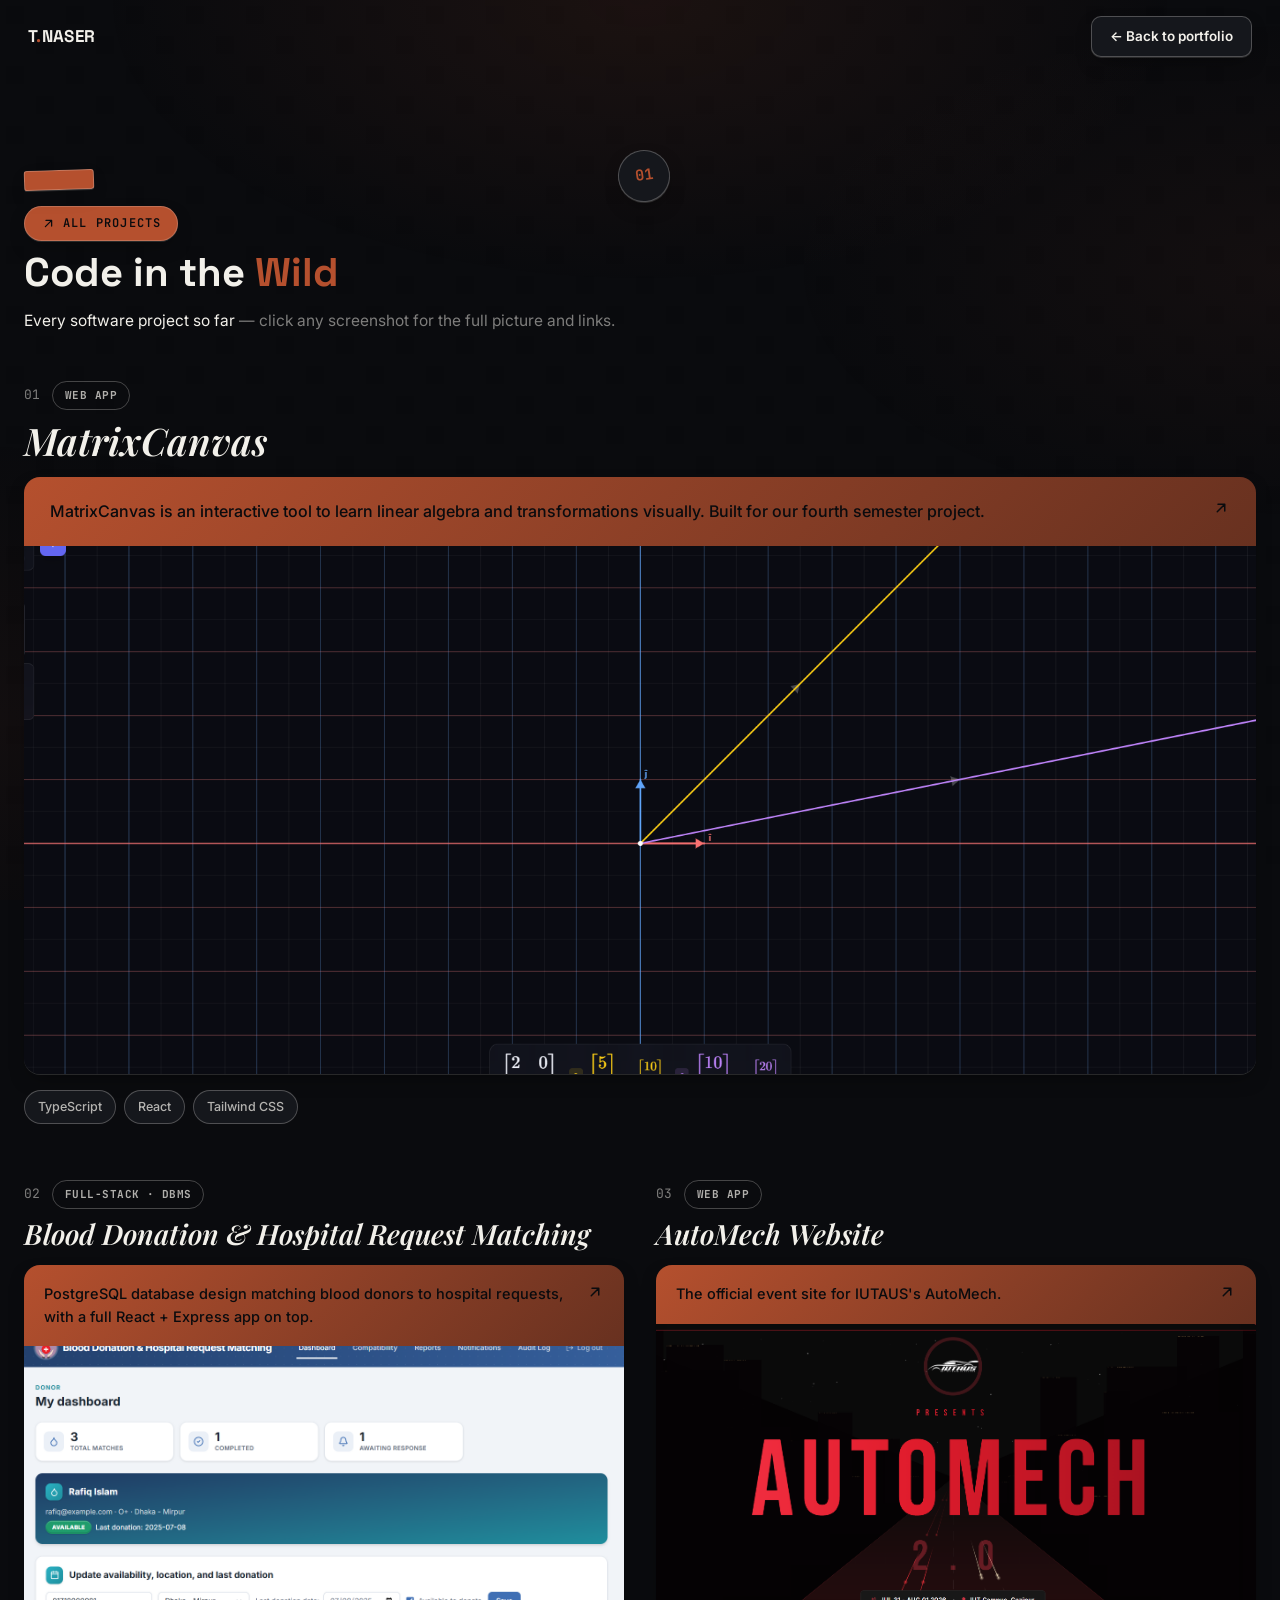
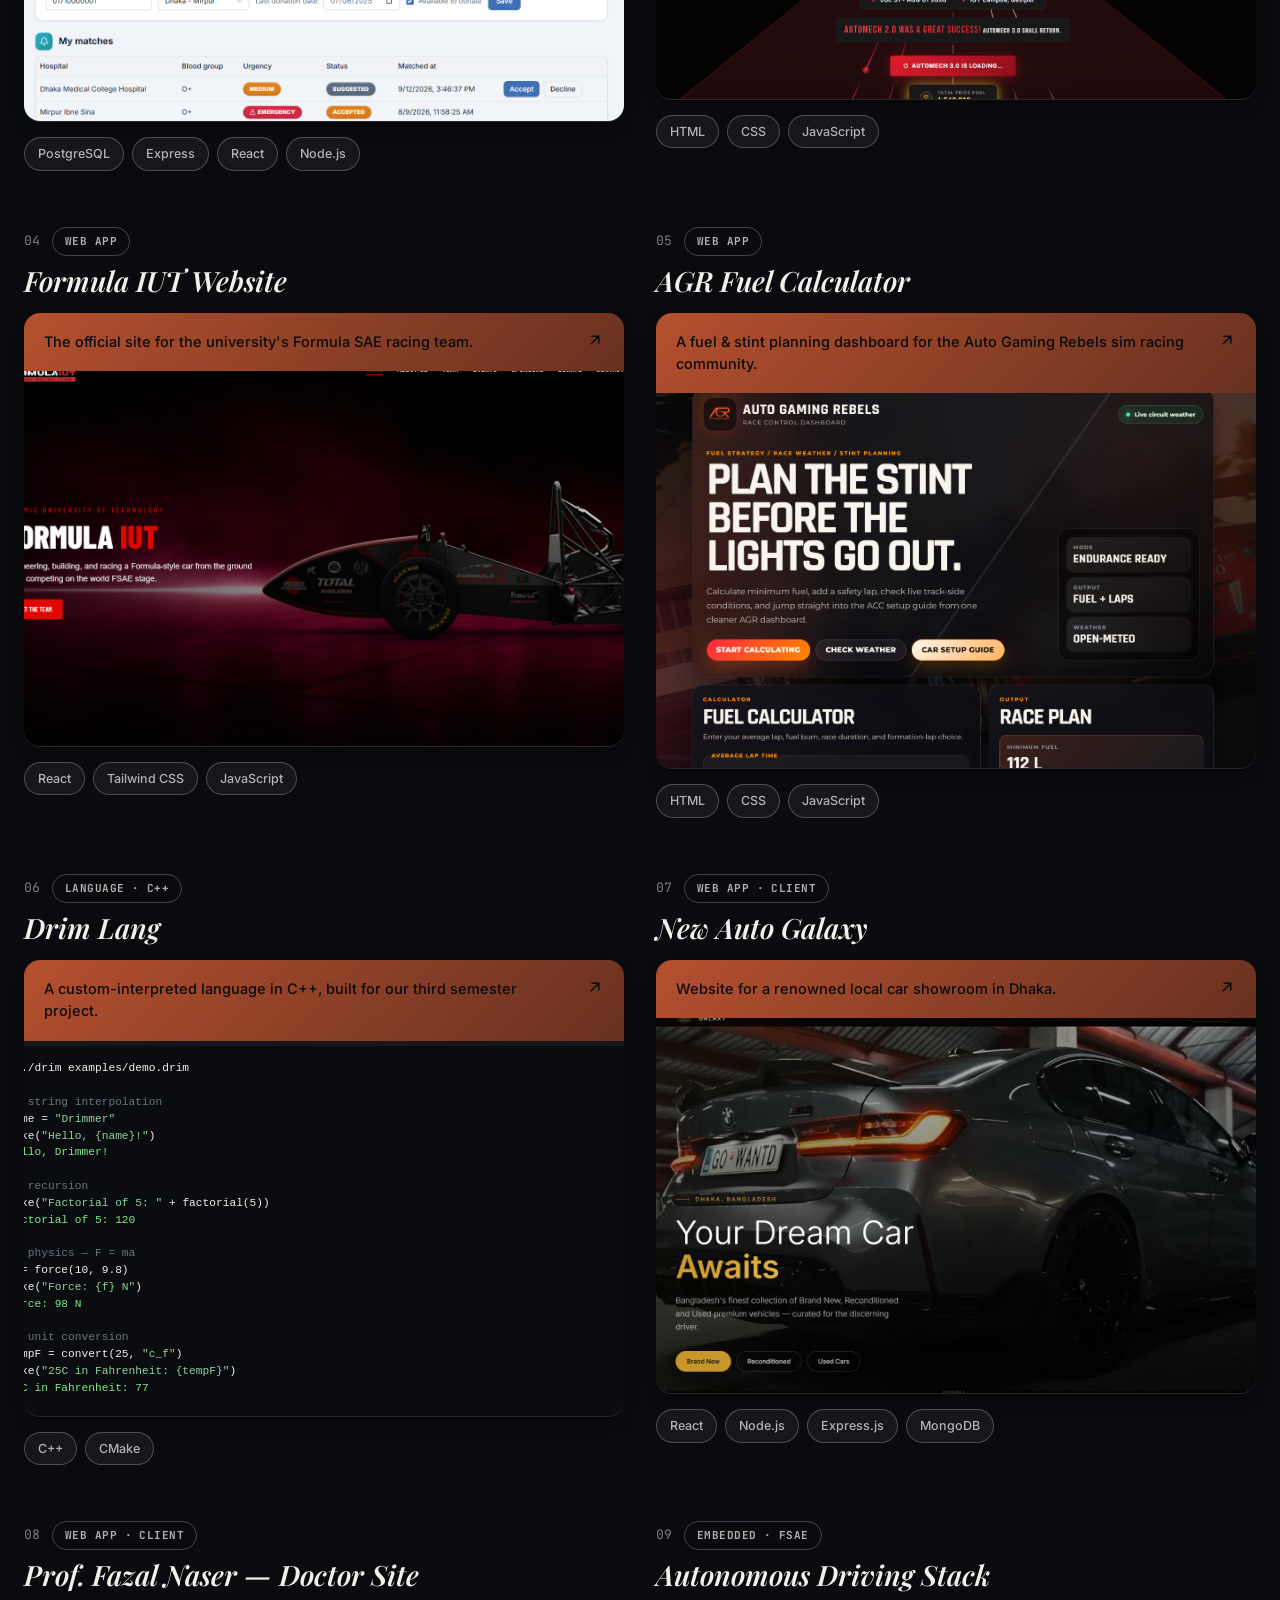
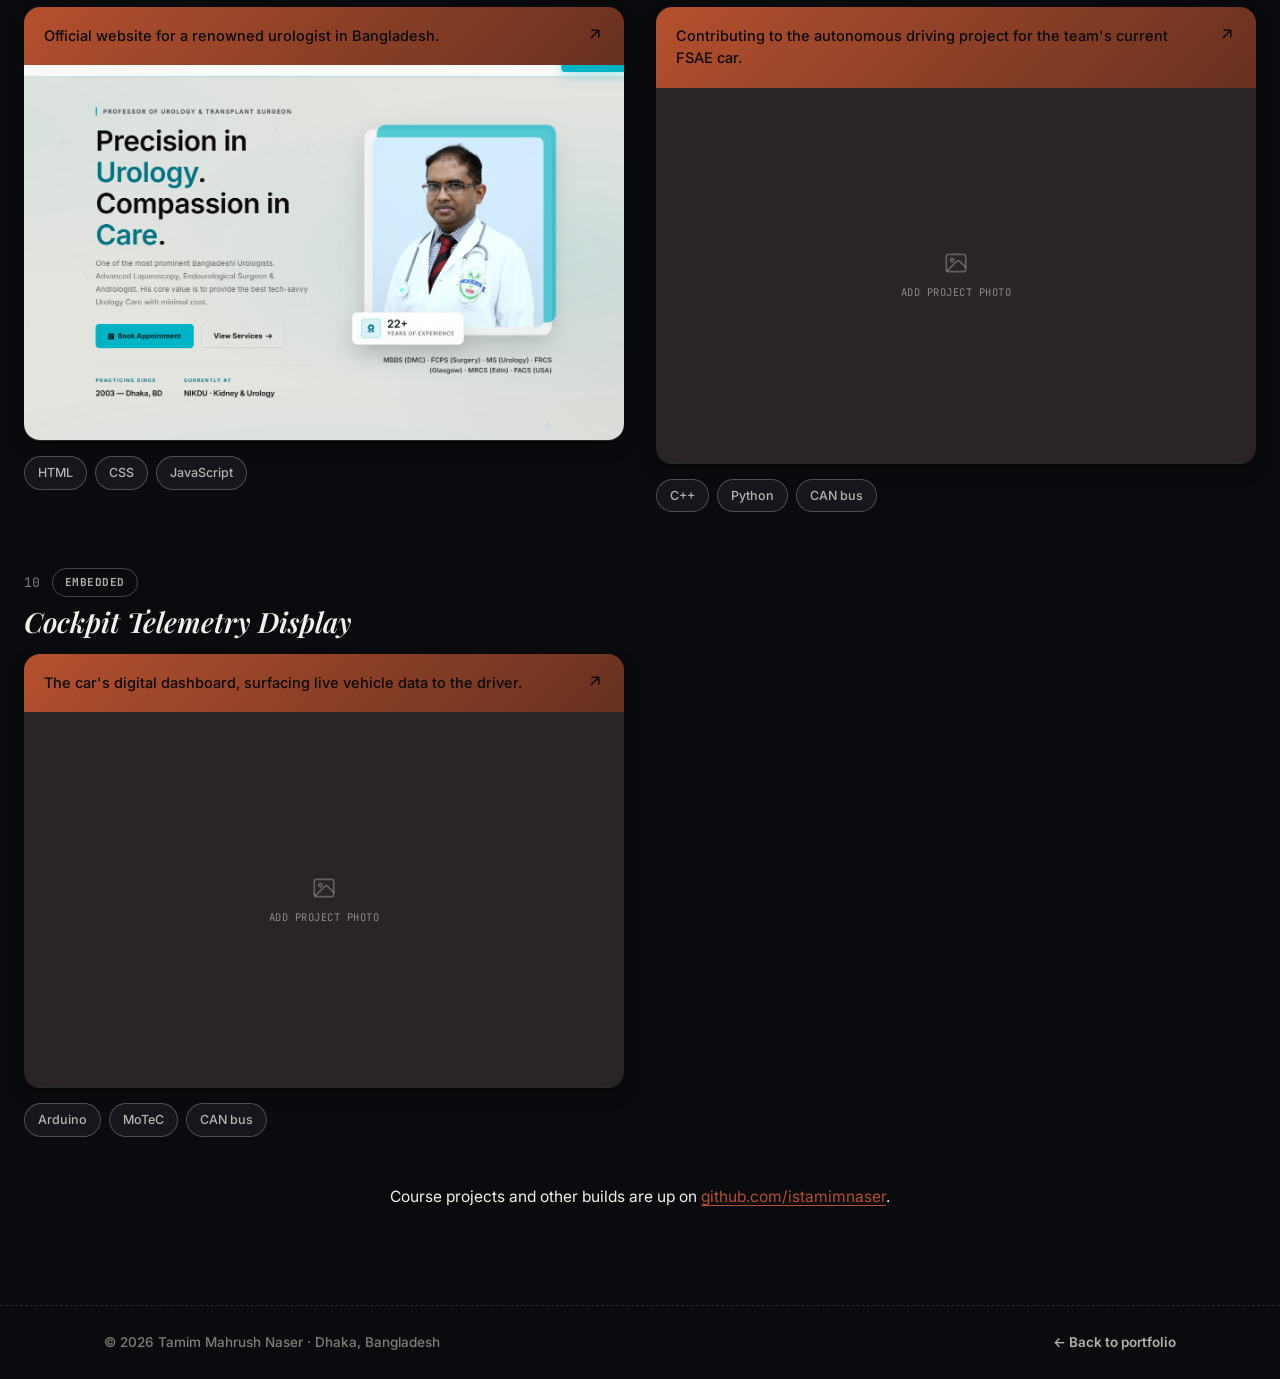
<file: projects.html>
<!DOCTYPE html>
<html lang="en">
<head>
<meta charset="UTF-8" />
<meta name="viewport" content="width=device-width, initial-scale=1.0" />
<title>Software Projects — Tamim Mahrush Naser</title>
<meta name="description" content="All of Tamim Mahrush Naser's software projects — Formula IUT autonomous driving stack, cockpit telemetry, and more." />
<meta name="theme-color" content="#0A0B0E" />
<link rel="icon" type="image/svg+xml" href="assets/favicon.svg" />

<link rel="preconnect" href="https://fonts.googleapis.com" />
<link rel="preconnect" href="https://fonts.gstatic.com" crossorigin />
<link
  href="https://fonts.googleapis.com/css2?family=Space+Grotesk:wght@400..700&family=Inter:wght@400..700&family=JetBrains+Mono:wght@400..600&family=Playfair+Display:ital,wght@1,500;1,600&display=swap"
  rel="stylesheet" />

<link rel="stylesheet" href="css/style.css" />
</head>
<body>
<svg style="display:none" aria-hidden="true">
  <symbol id="icon-arrow" viewBox="0 0 24 24" fill="none" stroke="currentColor" stroke-width="2" stroke-linecap="round" stroke-linejoin="round"><path d="M7 17 17 7M8 7h9v9"/></symbol>
  <symbol id="icon-x" viewBox="0 0 24 24" fill="none" stroke="currentColor" stroke-width="2" stroke-linecap="round" stroke-linejoin="round"><path d="M6 6l12 12M18 6L6 18"/></symbol>
  <symbol id="icon-image" viewBox="0 0 24 24" fill="none" stroke="currentColor" stroke-width="1.5" stroke-linecap="round" stroke-linejoin="round"><rect x="3" y="4" width="18" height="16" rx="2"/><circle cx="8.5" cy="9.5" r="1.5"/><path d="M21 16l-5.5-5.5a2 2 0 0 0-2.8 0L4 19"/></symbol>
</svg>

<canvas class="bg-flags" aria-hidden="true"></canvas>
<div class="grid-fade" aria-hidden="true"></div>

<nav class="nav" id="nav">
  <a class="brand" href="index.html">T<span class="dot">.</span>NASER</a>
  <div class="nav-actions">
    <a class="btn btn-ghost btn-sm" href="index.html#software">← Back to portfolio</a>
  </div>
</nav>

<main>
  <section class="section section-wide" id="all-projects">
    <div class="section-head reveal">
      <span class="kicker"><svg class="kicker-icon"><use href="#icon-arrow"/></svg>All Projects</span>
      <h2>Code in the <em class="accent">Wild</em></h2>
      <p class="section-sub">Every software project so far<span class="fade-text"> — click any screenshot for the full picture and links.</span></p>
    </div>

    <div class="proj-rows">
      <article class="proj-row proj-row--featured reveal">
        <div class="proj-row-top">
          <span class="proj-row-num"></span>
          <span class="proj-row-tag">Web App</span>
        </div>
        <h3 class="proj-row-title">MatrixCanvas</h3>
        <button type="button" class="proj-row-visual"
          data-title="MatrixCanvas"
          data-category="Web App"
          data-desc="MatrixCanvas is an interactive tool to learn linear algebra and transformations visually. Built for our fourth semester project."
          data-tags="TypeScript,React,Tailwind CSS"
          data-image="assets/projects/matrix-canvas.png"
          data-live="https://matrix-canvas-psi.vercel.app/"
          data-github="https://github.com/ithun-y-ittesaf/MatrixCanvas">
          <div class="proj-row-teaser">
            <p>MatrixCanvas is an interactive tool to learn linear algebra and transformations visually. Built for our fourth semester project.</p>
            <svg class="proj-row-link-icon"><use href="#icon-arrow"/></svg>
          </div>
          <div class="proj-row-media">
            <div class="photo-card photo-card--wide photo-card--filled">
              <img src="assets/projects/matrix-canvas.png" alt="MatrixCanvas" />
            </div>
          </div>
        </button>
        <div class="proj-row-tags">
          <span class="tech-tag-pill">TypeScript</span>
          <span class="tech-tag-pill">React</span>
          <span class="tech-tag-pill">Tailwind CSS</span>
        </div>
      </article>

      <article class="proj-row reveal">
        <div class="proj-row-top">
          <span class="proj-row-num"></span>
          <span class="proj-row-tag">Full-Stack · DBMS</span>
        </div>
        <h3 class="proj-row-title">Blood Donation &amp; Hospital Request Matching</h3>
        <button type="button" class="proj-row-visual"
          data-title="Blood Donation &amp; Hospital Request Matching"
          data-category="Full-Stack · DBMS"
          data-desc="A DBMS-II lab project: a PostgreSQL database (14 tables, triggers, procedures, views) matching blood donors to hospital requests by blood-group compatibility, availability and the 90-day rest period, with a full React + Express app on top — donor/hospital auth, blood bank inventory, community requests, and an audit log."
          data-tags="PostgreSQL,Express,React,Node.js"
          data-image="assets/projects/blood-donation-system.png"
          data-github="https://github.com/istamimnaser/Blood-Donation-Hospital-Request-Matching-System">
          <div class="proj-row-teaser">
            <p>PostgreSQL database design matching blood donors to hospital requests, with a full React + Express app on top.</p>
            <svg class="proj-row-link-icon"><use href="#icon-arrow"/></svg>
          </div>
          <div class="proj-row-media">
            <div class="photo-card photo-card--wide photo-card--filled">
              <img src="assets/projects/blood-donation-system.png" alt="Blood Donation & Hospital Request Matching System dashboard" />
            </div>
          </div>
        </button>
        <div class="proj-row-tags">
          <span class="tech-tag-pill">PostgreSQL</span>
          <span class="tech-tag-pill">Express</span>
          <span class="tech-tag-pill">React</span>
          <span class="tech-tag-pill">Node.js</span>
        </div>
      </article>

      <article class="proj-row reveal">
        <div class="proj-row-top">
          <span class="proj-row-num"></span>
          <span class="proj-row-tag">Web App</span>
        </div>
        <h3 class="proj-row-title">AutoMech Website</h3>
        <button type="button" class="proj-row-visual"
          data-title="AutoMech Website"
          data-category="Web App"
          data-desc="The official event site for IUTAUS's AutoMech."
          data-tags="HTML,CSS,JavaScript"
          data-image="assets/projects/automech-website.png"
          data-live="https://automech2026.vercel.app/"
          data-github="https://github.com/istamimnaser/AutoMechWebsite">
          <div class="proj-row-teaser">
            <p>The official event site for IUTAUS's AutoMech.</p>
            <svg class="proj-row-link-icon"><use href="#icon-arrow"/></svg>
          </div>
          <div class="proj-row-media">
            <div class="photo-card photo-card--wide photo-card--filled">
              <img src="assets/projects/automech-website.png" alt="AutoMech Website" />
            </div>
          </div>
        </button>
        <div class="proj-row-tags">
          <span class="tech-tag-pill">HTML</span>
          <span class="tech-tag-pill">CSS</span>
          <span class="tech-tag-pill">JavaScript</span>
        </div>
      </article>

      <article class="proj-row reveal">
        <div class="proj-row-top">
          <span class="proj-row-num"></span>
          <span class="proj-row-tag">Web App</span>
        </div>
        <h3 class="proj-row-title">Formula IUT Website</h3>
        <button type="button" class="proj-row-visual"
          data-title="Formula IUT Website"
          data-category="Web App"
          data-desc="The official site for the university's Formula SAE racing team — the team, sponsors and events."
          data-tags="React,Tailwind CSS,JavaScript"
          data-image="assets/projects/formula-iut-website.png"
          data-live="https://formula-iut.vercel.app/"
          data-github="https://github.com/ZIZITSU/Formula-IUT-Website">
          <div class="proj-row-teaser">
            <p>The official site for the university's Formula SAE racing team.</p>
            <svg class="proj-row-link-icon"><use href="#icon-arrow"/></svg>
          </div>
          <div class="proj-row-media">
            <div class="photo-card photo-card--wide photo-card--filled">
              <img src="assets/projects/formula-iut-website.png" alt="Formula IUT Website" />
            </div>
          </div>
        </button>
        <div class="proj-row-tags">
          <span class="tech-tag-pill">React</span>
          <span class="tech-tag-pill">Tailwind CSS</span>
          <span class="tech-tag-pill">JavaScript</span>
        </div>
      </article>

      <article class="proj-row reveal">
        <div class="proj-row-top">
          <span class="proj-row-num"></span>
          <span class="proj-row-tag">Web App</span>
        </div>
        <h3 class="proj-row-title">AGR Fuel Calculator</h3>
        <button type="button" class="proj-row-visual"
          data-title="AGR Fuel Calculator"
          data-category="Web App"
          data-desc="A race-day dashboard built for the local sim racing community Auto Gaming Rebels — predicts fuel usage and stint length, and pulls live track weather into an ACC car setup guide."
          data-tags="HTML,CSS,JavaScript"
          data-image="assets/projects/agr-fuel-calculator.png"
          data-live="https://istamimnaser.github.io/accfuel.github.io/"
          data-github="https://github.com/istamimnaser/accfuel.github.io">
          <div class="proj-row-teaser">
            <p>A fuel & stint planning dashboard for the Auto Gaming Rebels sim racing community.</p>
            <svg class="proj-row-link-icon"><use href="#icon-arrow"/></svg>
          </div>
          <div class="proj-row-media">
            <div class="photo-card photo-card--wide photo-card--filled">
              <img src="assets/projects/agr-fuel-calculator.png" alt="AGR Fuel Calculator" />
            </div>
          </div>
        </button>
        <div class="proj-row-tags">
          <span class="tech-tag-pill">HTML</span>
          <span class="tech-tag-pill">CSS</span>
          <span class="tech-tag-pill">JavaScript</span>
        </div>
      </article>

      <article class="proj-row reveal">
        <div class="proj-row-top">
          <span class="proj-row-num"></span>
          <span class="proj-row-tag">Language · C++</span>
        </div>
        <h3 class="proj-row-title">Drim Lang</h3>
        <button type="button" class="proj-row-visual"
          data-title="Drim Lang"
          data-category="Language · C++"
          data-desc="A custom-interpreted programming language written in C++, with a clean syntax for math, control flow and recursion, plus built-in physics functions, unit conversions, and data structures like stacks and queues. Built for our third semester project."
          data-tags="C++,CMake"
          data-image="assets/projects/drim-lang.svg"
          data-github="https://github.com/hasanakhiar/drim-lang">
          <div class="proj-row-teaser">
            <p>A custom-interpreted language in C++, built for our third semester project.</p>
            <svg class="proj-row-link-icon"><use href="#icon-arrow"/></svg>
          </div>
          <div class="proj-row-media">
            <div class="photo-card photo-card--wide photo-card--filled">
              <img src="assets/projects/drim-lang.svg" alt="Drim Lang interpreter demo in a terminal" />
            </div>
          </div>
        </button>
        <div class="proj-row-tags">
          <span class="tech-tag-pill">C++</span>
          <span class="tech-tag-pill">CMake</span>
        </div>
      </article>

      <article class="proj-row reveal">
        <div class="proj-row-top">
          <span class="proj-row-num"></span>
          <span class="proj-row-tag">Web App · Client</span>
        </div>
        <h3 class="proj-row-title">New Auto Galaxy</h3>
        <button type="button" class="proj-row-visual"
          data-title="New Auto Galaxy"
          data-category="Web App · Client"
          data-desc="Website for a renowned local car showroom in Dhaka, Bangladesh — browsing their brand new, reconditioned and used vehicle inventory."
          data-tags="React,Node.js,Express.js,MongoDB"
          data-image="assets/projects/new-auto-galaxy.png"
          data-live="https://new-auto-galaxy.vercel.app/"
          data-hide-github="true">
          <div class="proj-row-teaser">
            <p>Website for a renowned local car showroom in Dhaka.</p>
            <svg class="proj-row-link-icon"><use href="#icon-arrow"/></svg>
          </div>
          <div class="proj-row-media">
            <div class="photo-card photo-card--wide photo-card--filled">
              <img src="assets/projects/new-auto-galaxy.png" alt="New Auto Galaxy" />
            </div>
          </div>
        </button>
        <div class="proj-row-tags">
          <span class="tech-tag-pill">React</span>
          <span class="tech-tag-pill">Node.js</span>
          <span class="tech-tag-pill">Express.js</span>
          <span class="tech-tag-pill">MongoDB</span>
        </div>
      </article>

      <article class="proj-row reveal">
        <div class="proj-row-top">
          <span class="proj-row-num"></span>
          <span class="proj-row-tag">Web App · Client</span>
        </div>
        <h3 class="proj-row-title">Prof. Fazal Naser — Doctor Site</h3>
        <button type="button" class="proj-row-visual"
          data-title="Prof. Fazal Naser — Doctor Site"
          data-category="Web App · Client"
          data-desc="Official website for Prof. Md. Fazal Naser, a renowned urologist in Bangladesh — bilingual (English/Bangla), with appointment booking and his experience, research and recognition."
          data-tags="HTML,CSS,JavaScript"
          data-image="assets/projects/fazal-naser-doctor-site.png"
          data-live="https://fazalnaser.com/"
          data-hide-github="true">
          <div class="proj-row-teaser">
            <p>Official website for a renowned urologist in Bangladesh.</p>
            <svg class="proj-row-link-icon"><use href="#icon-arrow"/></svg>
          </div>
          <div class="proj-row-media">
            <div class="photo-card photo-card--wide photo-card--filled">
              <img src="assets/projects/fazal-naser-doctor-site.png" alt="Prof. Fazal Naser doctor website" />
            </div>
          </div>
        </button>
        <div class="proj-row-tags">
          <span class="tech-tag-pill">HTML</span>
          <span class="tech-tag-pill">CSS</span>
          <span class="tech-tag-pill">JavaScript</span>
        </div>
      </article>

      <article class="proj-row reveal">
        <div class="proj-row-top">
          <span class="proj-row-num"></span>
          <span class="proj-row-tag">Embedded · FSAE</span>
        </div>
        <h3 class="proj-row-title">Autonomous Driving Stack</h3>
        <button type="button" class="proj-row-visual"
          data-title="Autonomous Driving Stack"
          data-category="Embedded · FSAE"
          data-desc="Contributing to the autonomous driving project for the team's current FSAE car."
          data-tags="C++,Python,CAN bus">
          <div class="proj-row-teaser">
            <p>Contributing to the autonomous driving project for the team's current FSAE car.</p>
            <svg class="proj-row-link-icon"><use href="#icon-arrow"/></svg>
          </div>
          <div class="proj-row-media">
            <div class="photo-card photo-card--wide">
              <svg><use href="#icon-image"/></svg>
              <span>Add project photo</span>
            </div>
          </div>
        </button>
        <div class="proj-row-tags">
          <span class="tech-tag-pill">C++</span>
          <span class="tech-tag-pill">Python</span>
          <span class="tech-tag-pill">CAN bus</span>
        </div>
      </article>

      <article class="proj-row reveal">
        <div class="proj-row-top">
          <span class="proj-row-num"></span>
          <span class="proj-row-tag">Embedded</span>
        </div>
        <h3 class="proj-row-title">Cockpit Telemetry Display</h3>
        <button type="button" class="proj-row-visual"
          data-title="Cockpit Telemetry Display"
          data-category="Embedded"
          data-desc="The car's digital dashboard, surfacing live vehicle data to the driver — tested from the cockpit, by me."
          data-tags="Arduino,MoTeC,CAN bus">
          <div class="proj-row-teaser">
            <p>The car's digital dashboard, surfacing live vehicle data to the driver.</p>
            <svg class="proj-row-link-icon"><use href="#icon-arrow"/></svg>
          </div>
          <div class="proj-row-media">
            <div class="photo-card photo-card--wide">
              <svg><use href="#icon-image"/></svg>
              <span>Add project photo</span>
            </div>
          </div>
        </button>
        <div class="proj-row-tags">
          <span class="tech-tag-pill">Arduino</span>
          <span class="tech-tag-pill">MoTeC</span>
          <span class="tech-tag-pill">CAN bus</span>
        </div>
      </article>
    </div>

    <p class="section-sub" style="margin-top:48px; text-align:center;">
      Course projects and other builds are up on
      <a class="accent" href="https://github.com/istamimnaser" target="_blank" rel="noopener" style="text-decoration:underline; text-underline-offset:3px;">github.com/istamimnaser</a>.
    </p>
  </section>
</main>

<!-- ============ PROJECT MODAL ============ -->
<div class="project-modal" id="project-modal" aria-hidden="true">
  <div class="project-modal-backdrop" data-close></div>
  <div class="project-modal-panel" role="dialog" aria-modal="true" aria-labelledby="pm-title">
    <button type="button" class="project-modal-close" data-close aria-label="Close">
      <svg><use href="#icon-x"/></svg>
    </button>
    <div class="project-modal-media" id="pm-media">
      <img id="pm-image" alt="" />
    </div>
    <div class="project-modal-body">
      <div class="pm-top">
        <span class="proj-row-num" id="pm-num"></span>
        <span class="proj-row-tag" id="pm-tag"></span>
      </div>
      <h3 class="proj-row-title" id="pm-title"></h3>
      <p id="pm-desc"></p>
      <div class="pm-tags" id="pm-tags"></div>
      <div class="project-modal-links">
        <a id="pm-live" class="btn btn-signal" target="_blank" rel="noopener" hidden>View Project <span class="arr">→</span></a>
        <a id="pm-github" class="btn btn-ghost" target="_blank" rel="noopener">View on GitHub <span class="arr">→</span></a>
      </div>
    </div>
  </div>
</div>

<footer class="footer">
  <div class="footer-bottom">
    <p class="footer-note">© <span id="year">2026</span> Tamim Mahrush Naser · Dhaka, Bangladesh</p>
    <a class="back-top" href="index.html">← Back to portfolio</a>
  </div>
</footer>

<script src="js/bg-dots.js"></script>
<script src="js/main.js"></script>
<script src="js/project-modal.js"></script>
</body>
</html>
</file>
<file: css/style.css>
/* ===================== Tokens ===================== */
:root {
  --bg: #0A0B0E;
  --bg-card: #15171C;
  --bg-soft: #1C1F26;
  --ink: #F2F0EA;
  --ink-70: rgba(242, 240, 234, 0.72);
  --ink-50: rgba(242, 240, 234, 0.5);
  --ink-20: rgba(242, 240, 234, 0.14);
  --ink-soft: #97949D;
  --line: rgba(242, 240, 234, 0.14);
  --line-strong: rgba(242, 240, 234, 0.26);
  --accent: #B5502E; /* brand red (brick) — default / hero / racing / connect */
  --on-accent: #0A0B0E; /* text/icon color for use on solid accent fills — passes contrast across every section hue */
  --font-head: "Space Grotesk", "Inter", sans-serif;
  --font-body: "Inter", sans-serif;
  --font-mono: "JetBrains Mono", "SFMono-Regular", monospace;
  --font-display: "Playfair Display", "Georgia", serif;
  --max: 1120px;
  --radius: 16px;
  --radius-sm: 10px;
  --shadow-sm: 0 1px 0 var(--line), 0 8px 20px -8px rgba(0, 0, 0, 0.55);
  --shadow-md: 0 1px 0 var(--line), 0 16px 36px -12px rgba(0, 0, 0, 0.6);
  --shadow-lg: 0 1px 0 var(--line), 0 26px 54px -18px rgba(0, 0, 0, 0.65);
}

/* Every section now shares one brand color — a single orange accent
   on the dark/white base, rather than a different hue per section. */
#education,
#experience,
#stack,
#software,
#hardware,
#racing,
#achievements,
#media,
#events,
#hobbies,
#github,
#connect { --accent: #B5502E; }

* { box-sizing: border-box; }
html { scroll-behavior: smooth; scroll-padding-top: 96px; }

body {
  margin: 0;
  background: var(--bg);
  color: var(--ink);
  font-family: var(--font-body);
  font-size: 16px;
  line-height: 1.55;
  -webkit-font-smoothing: antialiased;
  overflow-x: hidden;
}

h1, h2, h3, h4 {
  font-family: var(--font-head);
  font-weight: 700;
  line-height: 1.1;
  margin: 0;
}

p { margin: 0; }

a { color: inherit; text-decoration: none; }

.accent { color: var(--accent); font-style: normal; }
.accent-em { color: var(--accent); font-style: normal; }

img, svg { display: block; max-width: 100%; }

svg[class*="icon"], .icon-badge svg { stroke-width: 2.2; }

::selection { background: var(--accent); color: var(--on-accent); }

/* ===================== Background wash ===================== */
.bg-flags {
  position: fixed;
  inset: 0;
  z-index: 0;
  pointer-events: none;
}
.grid-fade {
  position: fixed;
  inset: 0;
  z-index: 0;
  pointer-events: none;
  background:
    radial-gradient(ellipse 60% 45% at 50% 0%, rgba(181, 80, 46, 0.10), transparent 70%),
    radial-gradient(ellipse 55% 40% at 100% 30%, rgba(181, 80, 46, 0.06), transparent 70%),
    radial-gradient(ellipse 55% 45% at 0% 80%, rgba(181, 80, 46, 0.05), transparent 70%);
}

nav, header, main, footer { position: relative; z-index: 1; }

/* ===================== Layout helpers ===================== */
main { counter-reset: stage; }

.section {
  position: relative;
  max-width: var(--max);
  margin: 0 auto;
  padding: 96px 24px;
}
.section-wide { max-width: 1280px; }

.section-head {
  counter-increment: stage;
  position: relative;
  margin-bottom: 48px;
  max-width: 640px;
}
.section-head::before {
  content: "";
  display: block;
  width: 68px;
  height: 18px;
  margin-bottom: 16px;
  background: var(--accent);
  border: 1.5px solid var(--line-strong);
  border-radius: 3px;
  transform: rotate(-2deg);
  box-shadow: var(--shadow-sm);
}
.section-head::after {
  content: counter(stage, decimal-leading-zero);
  position: absolute;
  top: -20px;
  right: -6px;
  width: 50px;
  height: 50px;
  display: flex;
  align-items: center;
  justify-content: center;
  background: var(--bg-card);
  border: 1.5px solid var(--line-strong);
  border-radius: 50%;
  font-family: var(--font-mono);
  font-weight: 700;
  font-size: 15px;
  color: var(--accent);
  transform: rotate(-8deg);
  box-shadow: var(--shadow-sm);
  z-index: 2;
}
.section-head h2 { font-size: clamp(28px, 4vw, 40px); margin-top: 10px; }
.section-sub { color: var(--ink); margin-top: 14px; font-size: 15.5px; }

/* Sub-sections nested inside a merged parent section (e.g. Software /
   Bare Metal living together under Projects) — same anatomy as
   .section-head at a smaller scale, no counter badge of its own. */
.project-block { position: relative; margin-top: 8px; }
.project-block + .project-block { margin-top: 64px; }
.project-block-head { margin-bottom: 40px; max-width: 640px; }
.project-block-head h3 { font-size: clamp(22px, 3.2vw, 32px); margin-top: 10px; }
/* Nested pen-icons sit much closer to their heading than a top-level
   section's (no big top padding to hide behind), so pull them further up
   and size them down a touch to clear the project cards below. */
.project-block .pen-icon { width: 130px; height: 130px; top: -44px; }

.kicker {
  display: inline-flex;
  align-items: center;
  gap: 7px;
  font-family: var(--font-mono);
  font-size: 12px;
  font-weight: 600;
  letter-spacing: 0.1em;
  text-transform: uppercase;
  color: var(--on-accent);
  padding: 7px 16px;
  background: var(--accent);
  border: 1px solid rgba(255, 255, 255, 0.18);
  border-radius: 999px;
  box-shadow: var(--shadow-sm);
}
.kicker-icon { width: 15px; height: 15px; }

/* ===================== Icon badge ===================== */
.icon-badge {
  width: 48px;
  height: 48px;
  flex-shrink: 0;
  display: flex;
  align-items: center;
  justify-content: center;
  background: var(--accent);
  border: 1px solid rgba(255, 255, 255, 0.18);
  border-radius: var(--radius-sm);
  box-shadow: var(--shadow-sm);
  color: var(--on-accent);
  margin-bottom: 14px;
  transition: transform 0.3s cubic-bezier(0.34, 1.56, 0.64, 1), box-shadow 0.3s ease;
}
.icon-badge svg { width: 24px; height: 24px; }
.icon-badge-sm { width: 38px; height: 38px; border-radius: 8px; margin-bottom: 10px; box-shadow: var(--shadow-sm); }
.icon-badge-sm svg { width: 19px; height: 19px; }

/* ===================== Pen-drawn section icon ===================== */
.pen-icon {
  position: absolute;
  top: -14px;
  right: 4px;
  width: 168px;
  height: 168px;
  color: var(--accent);
  pointer-events: none;
  z-index: 0;
  opacity: 0;
  transform: scale(0.7) rotate(-8deg);
  transition: opacity 0.9s ease, transform 0.9s cubic-bezier(0.34, 1.56, 0.64, 1);
}
.section.in-view .pen-icon,
.contact.in-view .pen-icon,
.project-block.in-view .pen-icon {
  opacity: 0.9;
  transform: scale(1) rotate(0deg);
}
.pen-icon svg {
  width: 100%;
  height: 100%;
  fill: none;
  stroke: currentColor;
  stroke-width: 0.8;
  stroke-linecap: round;
  stroke-linejoin: round;
  stroke-dasharray: 1;
  stroke-dashoffset: 1;
  filter: drop-shadow(0 0 10px color-mix(in srgb, currentColor 45%, transparent));
  transition: stroke-dashoffset 1.4s cubic-bezier(0.5, 0, 0.25, 1);
}
.section.in-view .pen-icon svg,
.contact.in-view .pen-icon svg,
.project-block.in-view .pen-icon svg {
  stroke-dashoffset: 0;
  animation: pen-float 7s ease-in-out 1.4s infinite;
}
@keyframes pen-float {
  0%, 100% { transform: translateY(0) rotate(0deg); }
  50% { transform: translateY(-7px) rotate(2deg); }
}
@media (max-width: 1080px) {
  .pen-icon { display: none; }
}

/* ===================== Nav ===================== */
.nav {
  position: sticky;
  top: 0;
  z-index: 50;
  display: flex;
  align-items: center;
  justify-content: space-between;
  padding: 16px 28px;
  backdrop-filter: none;
  background: transparent;
  border-bottom: 1px solid transparent;
  transition: border-color 0.3s ease, background 0.3s ease, box-shadow 0.3s ease, backdrop-filter 0.3s ease;
}
.nav.scrolled {
  backdrop-filter: blur(14px);
  border-bottom-color: var(--line);
  background: rgba(10, 11, 14, 0.92);
  box-shadow: 0 8px 24px rgba(0, 0, 0, 0.35);
}

.nav-clock {
  font-family: var(--font-mono);
  font-size: 12.5px;
  color: var(--ink-70);
  white-space: nowrap;
}

.nav-actions { display: flex; align-items: center; gap: 20px; }

.brand {
  font-family: var(--font-head);
  font-weight: 700;
  font-size: 17px;
  letter-spacing: 0.02em;
  white-space: nowrap;
}
.brand .dot { color: var(--accent); }

.nav-links {
  position: absolute;
  left: 50%;
  top: 50%;
  transform: translate(-50%, -50%);
  display: flex;
  align-items: center;
  gap: 4px;
  padding: 6px;
  background: var(--bg-card);
  border: 1px solid var(--line-strong);
  border-radius: 999px;
  box-shadow: var(--shadow-sm);
}
.nav-links a {
  position: relative;
  width: 38px;
  height: 38px;
  display: flex;
  align-items: center;
  justify-content: center;
  border-radius: 50%;
  color: var(--ink-70);
  transition: color 0.2s ease, background 0.2s ease;
}
.nav-icon { width: 17px; height: 17px; }
.nav-label { display: none; }
.nav-links a:hover { color: var(--ink); background: var(--bg-soft); }
.nav-links a.active { color: var(--on-accent); background: var(--ink); }

/* Tooltip on hover, shown below the icon pill */
.nav-links a::after {
  content: attr(data-tip);
  position: absolute;
  top: calc(100% + 10px);
  left: 50%;
  transform: translate(-50%, 4px);
  background: var(--bg-card);
  border: 1px solid var(--line-strong);
  color: var(--ink);
  font-family: var(--font-mono);
  font-size: 11px;
  font-weight: 600;
  letter-spacing: 0.03em;
  padding: 5px 10px;
  border-radius: 6px;
  white-space: nowrap;
  box-shadow: var(--shadow-sm);
  opacity: 0;
  pointer-events: none;
  transition: opacity 0.18s ease, transform 0.18s ease;
  z-index: 20;
}
.nav-links a:hover::after,
.nav-links a:focus-visible::after {
  opacity: 1;
  transform: translate(-50%, 0);
}

.nav-toggle {
  display: none;
  flex-direction: column;
  justify-content: center;
  gap: 5px;
  width: 36px;
  height: 36px;
  background: var(--bg-card);
  border: 1px solid var(--line-strong);
  border-radius: 8px;
  cursor: pointer;
}
.nav-toggle span {
  display: block;
  height: 2px;
  margin: 0 8px;
  background: var(--ink);
  transition: transform 0.25s ease, opacity 0.25s ease;
}

/* ===================== Buttons ===================== */
.btn {
  display: inline-flex;
  align-items: center;
  gap: 8px;
  padding: 12px 24px;
  border-radius: var(--radius-sm);
  font-size: 14.5px;
  font-weight: 600;
  background: var(--bg-card);
  color: var(--ink);
  border: 1px solid var(--line-strong);
  box-shadow: var(--shadow-sm);
  cursor: pointer;
  transition: transform 0.2s cubic-bezier(0.16, 1, 0.3, 1), box-shadow 0.2s cubic-bezier(0.16, 1, 0.3, 1), border-color 0.2s ease;
}
.btn-sm { padding: 9px 18px; font-size: 13.5px; }
.btn:hover { transform: translateY(-2px); box-shadow: var(--shadow-md); border-color: var(--line-strong); }
.btn:active { transform: translateY(0); box-shadow: var(--shadow-sm); }
.btn-signal {
  background: var(--accent);
  color: #fff;
  border-color: transparent;
  box-shadow: 0 1px 0 rgba(255, 255, 255, 0.2) inset, 0 12px 28px -10px color-mix(in srgb, var(--accent) 65%, transparent);
}
.btn-signal:hover { box-shadow: 0 1px 0 rgba(255, 255, 255, 0.2) inset, 0 18px 36px -10px color-mix(in srgb, var(--accent) 70%, transparent); }
.btn-ghost { background: var(--bg-card); color: var(--ink); }
.btn .arr { transition: transform 0.2s ease; }
.btn:hover .arr { transform: translate(2px, -2px); }

/* ===================== Hero ===================== */
.hero {
  position: relative;
  padding: 56px 28px 40px;
  max-width: var(--max);
  margin: 0 auto;
}
@media (min-width: 921px) {
  .hero {
    min-height: 100vh;
    display: flex;
    flex-direction: column;
    justify-content: center;
    box-sizing: border-box;
  }
}
/* Full-bleed layer: breaks out of .hero's centered max-width to span the viewport */
.hero-bg {
  position: absolute;
  top: -100px;
  left: 50%;
  width: 100vw;
  height: calc(100% + 100px);
  transform: translateX(-50%);
  z-index: 0;
  overflow: hidden;
  pointer-events: none;
  background-image: url("../assets/hero/hero-bg.png");
  background-size: cover;
  background-position: 48% 55%;
  filter: brightness(0.72) contrast(1.15) saturate(1.15);
  transition: opacity 0.5s ease;
}
.hero-bg.is-hidden { opacity: 0; }
.hero-bg-video {
  width: 100%;
  height: 100%;
  object-fit: cover;
  opacity: 0.55;
}
.hero-bg-overlay {
  position: absolute;
  inset: 0;
  background:
    linear-gradient(180deg, rgba(10, 11, 14, 0) 0%, rgba(10, 11, 14, 0.3) 20%, var(--bg) 96%),
    radial-gradient(ellipse 60% 55% at 72% 15%, color-mix(in srgb, var(--accent) 40%, transparent), transparent 70%);
}
.hero-inner {
  position: relative;
  z-index: 1;
  display: grid;
  grid-template-columns: 1.2fr 0.95fr;
  gap: 48px;
  align-items: center;
  min-height: 60vh;
}


.pulse-dot {
  width: 8px;
  height: 8px;
  border-radius: 50%;
  background: var(--accent);
  box-shadow: 0 0 0 0 color-mix(in srgb, var(--accent) 60%, transparent);
  animation: pulse 2s infinite;
  flex-shrink: 0;
}
@keyframes pulse {
  0% { box-shadow: 0 0 0 0 color-mix(in srgb, var(--accent) 50%, transparent); }
  70% { box-shadow: 0 0 0 8px transparent; }
  100% { box-shadow: 0 0 0 0 transparent; }
}

.headline {
  margin-top: 0;
  font-size: clamp(44px, 7.2vw, 88px);
  font-weight: 700;
  letter-spacing: -0.045em;
  line-height: 0.93;
}
.hl-line { display: block; overflow: hidden; }
.hl-line span { display: block; }

.subcopy {
  margin-top: 26px;
  max-width: 540px;
  font-size: 19px;
  font-weight: 400;
  line-height: 1.55;
  color: var(--ink);
}
.hero-statement {
  font-family: var(--font-head);
  font-size: clamp(20px, 2.2vw, 27px);
  font-weight: 600;
  letter-spacing: -0.015em;
  line-height: 1.3;
}
.hero-descriptor {
  margin-top: 18px;
  font-family: var(--font-mono);
  font-size: 12.5px;
  font-weight: 500;
  letter-spacing: 0.08em;
  text-transform: uppercase;
  color: var(--ink-50);
}
.fade-text { color: var(--ink-50); }

.hero-tags { margin-top: 30px; }
.hero-tags .chip { font-size: 15px; padding: 8px 17px; }

.hero-cta-row { display: flex; align-items: center; gap: 26px; margin-top: 38px; flex-wrap: wrap; }
.hero-cta-row .btn { padding: 14px 28px; font-size: 16px; }
.hero-link {
  display: inline-flex;
  align-items: center;
  gap: 12px;
  font-weight: 600;
  font-size: 16px;
  color: var(--ink);
  text-decoration: underline;
  text-underline-offset: 3px;
}
.hero-link-arrow {
  width: 32px;
  height: 32px;
  flex-shrink: 0;
  border-radius: 50%;
  border: 1px solid var(--line-strong);
  display: flex;
  align-items: center;
  justify-content: center;
  color: var(--ink);
  transition: transform 0.2s ease, border-color 0.2s ease, color 0.2s ease;
}
.hero-link-arrow svg { width: 15px; height: 15px; }
.hero-link:hover .hero-link-arrow { transform: translate(2px, -2px); border-color: var(--accent); color: var(--accent); }

.hero-photo { position: relative; max-width: 400px; margin-left: auto; margin-right: 0; align-self: center; margin-top: -95px; }
.hero-glow {
  position: absolute;
  top: -15%;
  right: -20%;
  width: 75%;
  height: 60%;
  background: radial-gradient(circle, color-mix(in srgb, var(--accent) 45%, transparent), transparent 70%);
  filter: blur(20px);
  pointer-events: none;
  z-index: 0;
}

/* ---- Profile card (hero, right column) ---- */
.profile-card {
  position: relative;
  z-index: 1;
  max-width: 400px;
  margin-left: auto;
  margin-right: auto;
  background: var(--bg-card);
  border: 1px solid var(--line-strong);
  border-radius: var(--radius);
  box-shadow: var(--shadow-lg);
  padding: 26px;
}
.profile-card .photo-card { width: 100%; position: relative; margin-bottom: 22px; }
.pc-email { font-size: 18px; font-weight: 600; text-align: center; color: var(--ink); }
.pc-location { font-size: 14px; color: var(--ink-50); text-align: center; margin-top: 5px; }
.pc-socials { display: flex; justify-content: center; gap: 12px; margin-top: 20px; }
.pc-social {
  width: 40px;
  height: 40px;
  display: flex;
  align-items: center;
  justify-content: center;
  border-radius: 50%;
  border: 1px solid var(--line-strong);
  background: var(--bg-soft);
  color: var(--ink-70);
  transition: color 0.2s ease, border-color 0.2s ease, transform 0.2s ease;
}
.pc-social svg { width: 18px; height: 18px; }
.pc-social:hover { color: var(--accent); border-color: var(--accent); transform: translateY(-2px); }
.pc-cta {
  display: flex;
  align-items: center;
  justify-content: center;
  gap: 8px;
  margin-top: 24px;
  padding: 16px 18px;
  background: var(--accent);
  color: #fff;
  border-radius: var(--radius-sm);
  font-weight: 600;
  font-size: 16px;
  transition: transform 0.2s ease, box-shadow 0.2s ease;
}
.pc-cta:hover { transform: translateY(-2px); box-shadow: 0 12px 28px -12px color-mix(in srgb, var(--accent) 60%, transparent); }
.pc-cta .arr { transition: transform 0.2s ease; }
.pc-cta:hover .arr { transform: translate(2px, -2px); }

/* ---- Photo card placeholder ---- */
.photo-card {
  position: relative;
  border: 1.5px dashed var(--line-strong);
  border-radius: var(--radius-sm);
  background: var(--bg-soft);
  background: color-mix(in srgb, var(--accent) 9%, var(--bg-soft));
  display: flex;
  flex-direction: column;
  align-items: center;
  justify-content: center;
  gap: 8px;
  color: var(--ink-50);
  overflow: hidden;
}
.photo-card--filled { border-style: solid; background: var(--bg-soft); }
.photo-card--filled img {
  width: 100%;
  height: 100%;
  object-fit: cover;
  object-position: 50% 42%;
  transform: scale(1.12);
  transform-origin: 50% 42%;
  display: block;
}
/* For composite/wide images where nothing should be cropped out (e.g. a
   side-by-side schematic + hardware photo) — shows the whole image
   letterboxed instead of cover-cropping the edges away. */
.photo-card--contain img { object-fit: contain; transform: none; object-position: center; }
/* Nudge the crop window toward the bottom of a tall source photo (e.g. a
   portrait shot where the interesting part sits lower in the frame). */
.photo-card--align-bottom img { object-position: 50% 88%; transform-origin: 50% 88%; }
.photo-card--align-low img { object-position: 50% 28%; transform-origin: 50% 28%; }
/* Nudge the crop window sideways to keep a corner logo/watermark in frame. */
.photo-card--align-left img { object-position: 15% 8%; transform-origin: 15% 8%; }
.photo-card--align-right img { object-position: 85% 30%; transform-origin: 85% 30%; }
.photo-card svg { width: 26px; height: 26px; opacity: 0.6; }
.photo-card span {
  font-family: var(--font-mono);
  font-size: 10.5px;
  letter-spacing: 0.05em;
  text-transform: uppercase;
}
.photo-card--portrait { aspect-ratio: 3 / 4; }
.photo-card--wide { aspect-ratio: 16 / 10; margin-bottom: 16px; }
.photo-card--square { aspect-ratio: 1 / 1; margin-bottom: 14px; }
.photo-card--banner { aspect-ratio: 21 / 6; margin-top: 24px; }

/* ---- Driver card ---- */
.driver-card {
  background: var(--bg-card);
  border: 1px solid var(--line-strong);
  border-radius: var(--radius);
  box-shadow: var(--shadow-lg), 0 0 60px -24px color-mix(in srgb, var(--accent) 55%, transparent);
  padding: 24px;
  position: relative;
}
.dc-head {
  display: flex;
  justify-content: space-between;
  align-items: center;
}
.dc-kicker {
  font-family: var(--font-mono);
  font-size: 11px;
  font-weight: 700;
  letter-spacing: 0.1em;
  text-transform: uppercase;
  background: var(--accent);
  color: var(--on-accent);
  padding: 4px 10px;
  border-radius: 6px;
}
.dc-status { display: flex; align-items: center; gap: 6px; font-size: 12.5px; font-weight: 600; color: var(--accent); }
.dc-name {
  font-family: var(--font-head);
  font-size: 21px;
  font-weight: 700;
  margin-top: 16px;
  letter-spacing: 0.01em;
}
.dc-grid {
  margin-top: 18px;
  border-top: 1px dashed var(--ink-20);
}
.dc-row {
  display: flex;
  justify-content: space-between;
  padding: 11px 0;
  border-bottom: 1px dashed var(--ink-20);
  font-size: 13.5px;
}
.dc-row span { color: var(--ink-50); font-family: var(--font-mono); font-size: 12px; text-transform: uppercase; letter-spacing: 0.05em; }
.dc-row strong { font-weight: 600; text-align: right; }
.dc-foot {
  margin-top: 16px;
  font-family: var(--font-mono);
  font-size: 11.5px;
  color: var(--ink-50);
}

.hero-fade { height: 1px; }

/* ===================== Timeline (card rows) ===================== */
.timeline { display: flex; flex-direction: column; gap: 16px; }
.t-item {
  display: grid;
  grid-template-columns: 140px 56px 1fr;
  grid-template-areas: "year logo body";
  align-items: center;
  gap: 22px;
  padding: 22px 26px;
  background: var(--bg-card);
  border: 1px solid var(--line);
  border-radius: var(--radius);
  box-shadow: var(--shadow-sm);
  transition: transform 0.28s cubic-bezier(0.16, 1, 0.3, 1), box-shadow 0.28s cubic-bezier(0.16, 1, 0.3, 1), border-color 0.28s ease;
}
.t-item:hover {
  transform: translateY(-4px);
  border-color: color-mix(in srgb, var(--accent) 50%, var(--line-strong));
  box-shadow: var(--shadow-md), 0 0 0 1px color-mix(in srgb, var(--accent) 45%, transparent);
}
.t-year {
  grid-area: year;
  font-family: var(--font-mono);
  font-size: 14.5px;
  font-weight: 600;
  color: var(--accent);
}
.t-logo {
  grid-area: logo;
  width: 56px;
  height: 56px;
  border-radius: 50%;
  background: #F4F1EA;
  border: 1px solid var(--line-strong);
  box-shadow: var(--shadow-sm);
  overflow: hidden;
  display: flex;
  align-items: center;
  justify-content: center;
}
.t-logo img { width: 80%; height: 80%; object-fit: contain; object-position: center; }
.t-body { grid-area: body; min-width: 0; }
.t-body h3 { font-size: 20px; font-weight: 600; }
.t-body p { color: var(--ink-70); font-size: 15.5px; margin-top: 6px; }

/* ===================== Experience ===================== */
.exp-grid {
  display: grid;
  grid-template-columns: repeat(2, 1fr);
  gap: 20px;
}
.exp-card {
  display: flex;
  flex-direction: column;
  background: var(--bg-card);
  border: 1px solid var(--line);
  border-radius: var(--radius);
  box-shadow: var(--shadow-sm);
  padding: 22px;
  transition: transform 0.28s cubic-bezier(0.16, 1, 0.3, 1), box-shadow 0.28s cubic-bezier(0.16, 1, 0.3, 1), border-color 0.28s ease;
}
.exp-card:hover {
  transform: translateY(-5px);
  border-color: color-mix(in srgb, var(--org-color, var(--accent)) 50%, var(--line-strong));
  box-shadow: var(--shadow-md), 0 0 0 1px color-mix(in srgb, var(--org-color, var(--accent)) 45%, transparent);
}
.exp-card-top {
  display: flex;
  align-items: center;
  justify-content: space-between;
  margin-bottom: 16px;
}
.org-badge {
  flex-shrink: 0;
  width: 46px;
  height: 46px;
  display: flex;
  align-items: center;
  justify-content: center;
  background: var(--org-color, #F4F1EA);
  border: 1px solid rgba(255, 255, 255, 0.18);
  border-radius: var(--radius-sm);
  box-shadow: var(--shadow-sm);
  font-family: var(--font-mono);
  font-size: 11.5px;
  font-weight: 700;
  color: var(--on-accent);
  letter-spacing: 0.02em;
  overflow: hidden;
}
.org-badge img { width: 100%; height: 100%; object-fit: cover; }
.exp-pill {
  font-family: var(--font-body);
  font-size: 12px;
  font-weight: 600;
  padding: 4px 11px;
  border-radius: 999px;
  white-space: nowrap;
}
.exp-pill-current {
  background: var(--org-color, var(--accent));
  color: var(--on-accent);
}
.exp-pill-past {
  background: transparent;
  border: 1px solid var(--line-strong);
  color: var(--ink-50);
  font-weight: 500;
}
.exp-card h3 { font-size: 17px; font-weight: 700; }
.exp-meta { font-size: 13px; font-weight: 500; color: var(--org-color, var(--accent)); margin-top: 4px; }
.exp-desc { color: var(--ink-70); font-size: 14px; margin-top: 8px; }

/* ===================== Project / event cards ===================== */
.proj-grid {
  display: grid;
  grid-template-columns: repeat(3, 1fr);
  gap: 22px;
}
.proj-grid-2 { grid-template-columns: repeat(2, 1fr); }
.proj-card {
  background: var(--bg-card);
  border: 1px solid var(--line);
  border-radius: var(--radius);
  box-shadow: var(--shadow-sm);
  padding: 22px;
  display: flex;
  flex-direction: column;
  gap: 10px;
  transition: transform 0.28s cubic-bezier(0.16, 1, 0.3, 1), box-shadow 0.28s cubic-bezier(0.16, 1, 0.3, 1), border-color 0.28s ease;
}
.proj-card:hover {
  transform: translateY(-5px);
  border-color: color-mix(in srgb, var(--accent) 50%, var(--line-strong));
  box-shadow: var(--shadow-md), 0 0 0 1px color-mix(in srgb, var(--accent) 45%, transparent);
}
.proj-tag {
  font-family: var(--font-mono);
  font-size: 11px;
  font-weight: 700;
  letter-spacing: 0.06em;
  text-transform: uppercase;
  color: var(--accent);
}
.proj-card h3 { font-size: 18px; display: flex; align-items: center; gap: 8px; }
.proj-card p { color: var(--ink-70); font-size: 14.5px; }
.proj-note { color: var(--ink-50) !important; font-size: 13px !important; font-family: var(--font-mono); }
.arr-icon { width: 16px; height: 16px; color: var(--accent); }
.proj-card-more { justify-content: space-between; border-style: dashed; box-shadow: none; background: transparent; }
.proj-card-more:hover { box-shadow: none; border-color: var(--line-strong); }

/* ---- Numbered project rows: each project is its own labelled block with
   a colour-band "teaser" sitting on top of its screenshot, like one card. ---- */
.proj-rows {
  counter-reset: proj;
  display: grid;
  grid-template-columns: 1fr 1fr;
  gap: 56px 32px;
}
.proj-row { counter-increment: proj; }
.proj-row-top {
  display: flex;
  align-items: center;
  gap: 12px;
  margin-bottom: 10px;
}
.proj-row-num {
  font-family: var(--font-mono);
  font-size: 13px;
  color: var(--ink-50);
}
.proj-row-num::before { content: counter(proj, decimal-leading-zero); }
.proj-row-top-line { flex: 1; height: 1px; background: var(--line); }
.proj-row-tag {
  font-family: var(--font-mono);
  font-size: 11px;
  font-weight: 700;
  letter-spacing: 0.04em;
  text-transform: uppercase;
  padding: 5px 12px;
  border-radius: 999px;
  border: 1px solid var(--line-strong);
  color: var(--ink-70);
  white-space: nowrap;
}
.proj-row-title {
  font-family: var(--font-display);
  font-style: italic;
  font-weight: 600;
  font-size: clamp(22px, 2.4vw, 28px);
  margin-bottom: 16px;
}
.proj-row-visual {
  display: block;
  width: 100%;
  background: none;
  border: none;
  padding: 0;
  margin: 0;
  text-align: left;
  font: inherit;
  color: inherit;
  cursor: pointer;
  border-radius: var(--radius);
  overflow: hidden;
  box-shadow: var(--shadow-sm);
  transition: transform 0.28s cubic-bezier(0.16, 1, 0.3, 1), box-shadow 0.28s cubic-bezier(0.16, 1, 0.3, 1);
}
.proj-row-visual:hover {
  transform: translateY(-5px);
  box-shadow: var(--shadow-md), 0 0 0 1px color-mix(in srgb, var(--accent) 45%, transparent);
}
.proj-row-teaser {
  display: flex;
  align-items: flex-start;
  justify-content: space-between;
  gap: 12px;
  padding: 18px 20px;
  background: linear-gradient(135deg, var(--accent), color-mix(in srgb, var(--accent) 55%, var(--bg)));
}
.proj-row-teaser p { color: var(--on-accent); font-size: 14.5px; font-weight: 500; }
.proj-row-link-icon { width: 18px; height: 18px; color: var(--on-accent); flex-shrink: 0; }
.proj-row-media .photo-card { margin: 0; border: none; border-radius: 0; aspect-ratio: 16 / 10; }
.proj-row-tags { display: flex; flex-wrap: wrap; gap: 8px; margin-top: 16px; }

/* Bento touch: the first row spans the full width as a featured showcase,
   with a wider banner image and a bigger title; the rest stay in the tidy
   2-column grid below it for a clear, uncluttered hierarchy. */
.proj-row--featured { grid-column: 1 / -1; }
.proj-row--featured .proj-row-title { font-size: clamp(26px, 3.2vw, 38px); }
.proj-row--featured .proj-row-media .photo-card { aspect-ratio: 21 / 9; }
.proj-row--featured .proj-row-teaser { padding: 22px 26px; }
.proj-row--featured .proj-row-teaser p { font-size: 16px; }
.tech-tag-pill {
  font-size: 12.5px;
  font-weight: 500;
  color: var(--ink-70);
  background: var(--bg-card);
  border: 1px solid var(--line-strong);
  padding: 6px 13px;
  border-radius: 999px;
}

.proj-rows-more { display: flex; justify-content: center; margin-top: 48px; }
.btn-pill { border-radius: 999px; padding: 14px 28px; }

/* ---- Project modal (lightbox opened from a project row) ---- */
.project-modal {
  position: fixed;
  inset: 0;
  z-index: 100;
  display: flex;
  align-items: center;
  justify-content: center;
  padding: 24px;
  opacity: 0;
  pointer-events: none;
  transition: opacity 0.25s ease;
}
.project-modal.open { opacity: 1; pointer-events: auto; }
.project-modal-backdrop {
  position: absolute;
  inset: 0;
  background: color-mix(in srgb, var(--bg) 80%, transparent);
  backdrop-filter: blur(6px);
}
.project-modal-panel {
  position: relative;
  max-width: 720px;
  width: 100%;
  max-height: 88vh;
  overflow-y: auto;
  background: var(--bg-card);
  border: 1px solid var(--line-strong);
  border-radius: var(--radius);
  box-shadow: var(--shadow-lg);
  transform: translateY(16px) scale(0.98);
  transition: transform 0.25s cubic-bezier(0.16, 1, 0.3, 1);
}
.project-modal.open .project-modal-panel { transform: translateY(0) scale(1); }
.project-modal-close {
  position: absolute;
  top: 14px;
  right: 14px;
  z-index: 2;
  width: 36px;
  height: 36px;
  border-radius: 50%;
  display: flex;
  align-items: center;
  justify-content: center;
  background: var(--bg-soft);
  border: 1px solid var(--line-strong);
  color: var(--ink);
  cursor: pointer;
  box-shadow: var(--shadow-sm);
}
.project-modal-close svg { width: 16px; height: 16px; }
.project-modal-media { aspect-ratio: 16 / 9; }
.project-modal-media .photo-card { margin: 0; border: none; border-radius: 0; height: 100%; }
.project-modal-media img { width: 100%; height: 100%; object-fit: contain; background: var(--bg-soft); display: block; }
.project-modal-body { padding: 28px; }
.pm-top { display: flex; align-items: center; gap: 12px; margin-bottom: 12px; }
#pm-num::before { content: none; } /* JS sets the number directly; the .proj-rows counter isn't in scope here */
.project-modal-body p { color: var(--ink-70); font-size: 15px; margin-top: 14px; line-height: 1.6; }
.pm-tags { display: flex; flex-wrap: wrap; gap: 8px; margin-top: 18px; }
.project-modal-links { display: flex; align-items: center; gap: 14px; margin-top: 22px; flex-wrap: wrap; }

/* ===================== Skills / stack ===================== */
.tech-marquees {
  display: flex;
  flex-direction: column;
  gap: 30px;
}
.tech-marquee-group h4 {
  font-size: 14px;
  color: var(--ink);
  font-family: var(--font-mono);
  font-weight: 700;
  text-transform: uppercase;
  letter-spacing: 0.06em;
  margin-bottom: 16px;
}
/* Infinite logo marquee: the track's item list is duplicated once in the
   markup, then animated exactly -50% so the loop point is invisible. Each
   row's own edges fade to transparent via a mask, and hovering pauses it. */
.marquee-row {
  position: relative;
  overflow: hidden;
  -webkit-mask-image: linear-gradient(to right, transparent, #000 6%, #000 94%, transparent);
  mask-image: linear-gradient(to right, transparent, #000 6%, #000 94%, transparent);
}
.marquee-track {
  display: flex;
  width: max-content;
  gap: 12px;
  animation: marquee-left 32s linear infinite;
}
.marquee-row.dir-right .marquee-track { animation-name: marquee-right; }
.marquee-row:hover .marquee-track { animation-play-state: paused; }
@keyframes marquee-left {
  from { transform: translateX(0); }
  to { transform: translateX(-50%); }
}
@keyframes marquee-right {
  from { transform: translateX(-50%); }
  to { transform: translateX(0); }
}
.tech-pill {
  display: inline-flex;
  align-items: center;
  gap: 9px;
  flex-shrink: 0;
  border: 1px solid var(--line-strong);
  padding: 8px 16px;
  border-radius: 999px;
  font-size: 13.5px;
  font-weight: 500;
  color: var(--ink);
  background: var(--bg-card);
  white-space: nowrap;
  transition: transform 0.2s ease, background 0.2s ease, color 0.2s ease, border-color 0.2s ease, box-shadow 0.2s ease;
}
.tech-pill:hover {
  background: var(--accent);
  border-color: transparent;
  color: var(--on-accent);
  transform: translateY(-2px);
  box-shadow: 0 10px 24px -10px color-mix(in srgb, var(--accent) 70%, transparent);
}
.tech-pill-icon { width: 17px; height: 17px; flex-shrink: 0; object-fit: contain; }
svg.tech-pill-icon { color: var(--accent); stroke-width: 1.7; }
.tech-pill:hover svg.tech-pill-icon { color: var(--on-accent); }

/* ===================== Racing ===================== */
.racing-grid {
  display: grid;
  grid-template-columns: 1.15fr 0.85fr;
  gap: 32px;
  align-items: start;
}
.racing-bio p { color: var(--ink-70); font-size: 15.5px; margin-bottom: 16px; }
.racing-bio strong { color: var(--ink); font-weight: 700; }
.racing-bio a { color: var(--accent); text-decoration: underline; text-underline-offset: 3px; font-weight: 600; }
.racing-bio .btn { margin-top: 6px; }

/* ===================== Trophy strip ===================== */
.trophy-strip { display: flex; flex-direction: column; gap: 14px; }
.trophy-row {
  display: grid;
  grid-template-columns: 64px 1fr auto;
  align-items: center;
  gap: 18px;
  padding: 18px 22px;
  background: var(--bg-card);
  border: 1px solid var(--line);
  border-radius: var(--radius);
  box-shadow: var(--shadow-sm);
  transition: transform 0.28s cubic-bezier(0.16, 1, 0.3, 1), box-shadow 0.28s cubic-bezier(0.16, 1, 0.3, 1), border-color 0.28s ease;
}
.trophy-row:hover {
  transform: translateY(-4px);
  border-color: color-mix(in srgb, var(--accent) 50%, var(--line-strong));
  box-shadow: var(--shadow-md), 0 0 0 1px color-mix(in srgb, var(--accent) 45%, transparent);
}
.trophy-pos {
  font-family: var(--font-mono);
  font-size: 17px;
  font-weight: 700;
  color: var(--on-accent);
  background: var(--accent);
  border: 1px solid rgba(255, 255, 255, 0.18);
  border-radius: 50%;
  width: 48px;
  height: 48px;
  display: flex;
  align-items: center;
  justify-content: center;
}
.trophy-icon { width: 20px; height: 20px; }
.trophy-info { display: flex; flex-direction: column; gap: 4px; }
.trophy-info strong { font-size: 15.5px; font-weight: 600; }
.trophy-info span { font-size: 13.5px; color: var(--ink-70); }
.trophy-tag {
  font-family: var(--font-mono);
  font-size: 11px;
  font-weight: 700;
  letter-spacing: 0.06em;
  text-transform: uppercase;
  color: var(--ink);
  border: 1px solid var(--line-strong);
  padding: 5px 10px;
  border-radius: 999px;
  white-space: nowrap;
}

/* ===================== Hobbies ===================== */
.hobby-grid {
  display: grid;
  grid-template-columns: repeat(4, 1fr);
  gap: 20px;
}
.hobby-card {
  position: relative;
  aspect-ratio: 3 / 3.55;
  border-radius: var(--radius);
  overflow: hidden;
  box-shadow: var(--shadow-sm);
  background: var(--bg-card);
  transition: transform 0.28s cubic-bezier(0.16, 1, 0.3, 1), box-shadow 0.28s cubic-bezier(0.16, 1, 0.3, 1);
}
.hobby-card:hover {
  transform: translateY(-5px);
  box-shadow: var(--shadow-md), 0 0 0 1px color-mix(in srgb, var(--accent) 45%, transparent);
}
.hobby-photo {
  position: absolute;
  inset: 0;
  width: 100%;
  height: 100%;
  object-fit: cover;
  object-position: 50% 42%;
  transform: scale(1.1);
  transition: transform 0.5s cubic-bezier(0.16, 1, 0.3, 1);
}
.hobby-card:hover .hobby-photo { transform: scale(1.18); }
.hobby-photo--empty {
  display: flex;
  align-items: center;
  justify-content: center;
  color: var(--ink-50);
  background: var(--bg-soft);
}
.hobby-photo--empty svg { width: 30px; height: 30px; opacity: 0.5; }
.hobby-overlay {
  position: absolute;
  left: 0;
  right: 0;
  bottom: 0;
  padding: 46px 16px 16px;
  background: linear-gradient(to top, rgba(5, 6, 8, 0.92) 0%, rgba(5, 6, 8, 0.62) 48%, rgba(5, 6, 8, 0) 100%);
}
.hobby-overlay h3 { color: #fff; font-size: 15.5px; font-weight: 600; }
.hobby-overlay p { color: rgba(255, 255, 255, 0.72); font-size: 12.5px; margin-top: 5px; line-height: 1.4; padding-right: 30px; }
.hobby-arrow {
  position: absolute;
  right: 14px;
  bottom: 14px;
  width: 34px;
  height: 34px;
  border-radius: 50%;
  background: var(--accent);
  color: var(--on-accent);
  display: flex;
  align-items: center;
  justify-content: center;
  box-shadow: var(--shadow-sm);
  transition: transform 0.3s cubic-bezier(0.34, 1.56, 0.64, 1);
}
.hobby-arrow svg { width: 15px; height: 15px; }
.hobby-card:hover .hobby-arrow { transform: rotate(45deg) scale(1.08); }

/* ===================== Github activity ===================== */
.gh-card {
  border: 1px solid var(--line-strong);
  border-radius: var(--radius);
  box-shadow: var(--shadow-lg), 0 0 60px -28px color-mix(in srgb, var(--accent) 55%, transparent);
  background: var(--bg-card);
  padding: 28px;
}
.gh-top { display: flex; justify-content: space-between; align-items: center; flex-wrap: wrap; gap: 12px; }
.gh-top h3 { font-family: var(--font-mono); font-size: 16px; }
.gh-chart-wrap {
  margin-top: 22px;
  overflow-x: auto;
  padding: 14px;
  /* ghchart.rshah.org bakes a light background into the SVG itself, so this
     stays a light panel inset on the dark card rather than fighting it. */
  background: #F3F1EA;
  border: 1px solid var(--line);
  border-radius: var(--radius-sm);
}
.gh-chart { min-width: 640px; width: 100%; }
.gh-stats {
  display: flex;
  gap: 36px;
  margin-top: 22px;
  padding-top: 20px;
  border-top: 1px dashed var(--ink-20);
  flex-wrap: wrap;
}
.gh-stat { display: flex; flex-direction: column; gap: 4px; }
.gh-stat strong { font-family: var(--font-mono); font-size: 22px; color: var(--accent); }
.gh-stat span { font-size: 12px; color: var(--ink-50); text-transform: uppercase; letter-spacing: 0.06em; }

/* ===================== Contact ===================== */
.contact {
  max-width: var(--max);
  margin: 40px auto 0;
  padding: 172px 24px 120px;
  position: relative;
}
.contact-glow {
  position: absolute;
  top: -80px; left: 50%;
  transform: translateX(-50%);
  width: 600px; height: 300px;
  background: radial-gradient(ellipse, rgba(181, 80, 46, 0.14), transparent 70%);
  pointer-events: none;
  z-index: -1;
}
.contact-wrapper {
  display: grid;
  grid-template-columns: 0.9fr 1.1fr;
  gap: 48px;
  align-items: start;
}
.contact-title { font-size: clamp(30px, 5vw, 48px); margin-top: 12px; }
.contact-desc { color: var(--ink-70); margin-top: 16px; max-width: 380px; }

.contact-cards {
  display: grid;
  grid-template-columns: 1fr 1fr;
  gap: 16px;
}
.contact-card {
  display: flex;
  flex-direction: column;
  gap: 4px;
  align-items: flex-start;
  padding: 20px;
  color: var(--ink);
  background: var(--bg-card);
  border: 1px solid var(--line);
  border-radius: var(--radius);
  box-shadow: var(--shadow-sm);
  cursor: pointer;
  font-family: inherit;
  text-align: left;
  position: relative;
  transition: transform 0.28s cubic-bezier(0.16, 1, 0.3, 1), box-shadow 0.28s cubic-bezier(0.16, 1, 0.3, 1), border-color 0.28s ease;
}
.contact-card:hover {
  transform: translateY(-5px);
  border-color: color-mix(in srgb, var(--accent) 50%, var(--line-strong));
  box-shadow: var(--shadow-md), 0 0 0 1px color-mix(in srgb, var(--accent) 45%, transparent);
}
.contact-card:hover .icon-badge { transform: rotate(-8deg) scale(1.1); box-shadow: var(--shadow-md); }
.cc-label {
  font-family: var(--font-mono);
  font-size: 11px;
  font-weight: 700;
  text-transform: uppercase;
  letter-spacing: 0.06em;
  color: var(--ink-50);
}
.cc-value { font-size: 14.5px; font-weight: 500; word-break: break-word; }
.cc-icon { width: 15px; height: 15px; color: var(--ink-50); position: absolute; top: 18px; right: 18px; }

/* ===================== Footer ===================== */
.footer { border-top: 1px dashed var(--ink-20); }
.footer-bottom {
  max-width: var(--max);
  margin: 0 auto;
  padding: 26px 24px;
  display: flex;
  justify-content: space-between;
  align-items: center;
  font-size: 13.5px;
  font-weight: 500;
  color: var(--ink-50);
}
.back-top { color: var(--ink-70); font-weight: 600; transition: color 0.2s ease; }
.back-top:hover { color: var(--accent); }

/* ===================== Toast ===================== */
.toast {
  position: fixed;
  bottom: 28px;
  left: 50%;
  transform: translateX(-50%) translateY(20px);
  background: var(--bg-card);
  border: 1px solid var(--line-strong);
  padding: 12px 20px;
  border-radius: 999px;
  box-shadow: var(--shadow-md);
  font-size: 13.5px;
  font-weight: 600;
  display: flex;
  align-items: center;
  gap: 8px;
  opacity: 0;
  pointer-events: none;
  transition: opacity 0.25s ease, transform 0.25s ease;
  z-index: 100;
  font-family: var(--font-mono);
}
.toast.show { opacity: 1; transform: translateX(-50%) translateY(0); }
.toast svg { width: 15px; height: 15px; color: var(--accent); }

/* ===================== Reveal on scroll ===================== */
.reveal {
  opacity: 0;
  transform: translateY(18px);
  transition: opacity 0.6s ease, transform 0.6s ease;
}
.reveal.in { opacity: 1; transform: translateY(0); }

/* Cascading stagger for grid/list children */
.proj-grid > .reveal:nth-child(2),
.proj-rows > .reveal:nth-child(2),
.hobby-grid > .reveal:nth-child(2),
.tech-marquees > .reveal:nth-child(2),
.contact-cards > .reveal:nth-child(2),
.exp-grid > .reveal:nth-child(2),
.timeline > .reveal:nth-child(2),
.trophy-strip > .reveal:nth-child(2) { transition-delay: 0.08s; }
.proj-grid > .reveal:nth-child(3),
.proj-rows > .reveal:nth-child(3),
.hobby-grid > .reveal:nth-child(3),
.tech-marquees > .reveal:nth-child(3),
.contact-cards > .reveal:nth-child(3),
.exp-grid > .reveal:nth-child(3),
.timeline > .reveal:nth-child(3),
.trophy-strip > .reveal:nth-child(3) { transition-delay: 0.16s; }
.proj-grid > .reveal:nth-child(4),
.proj-rows > .reveal:nth-child(4),
.hobby-grid > .reveal:nth-child(4),
.contact-cards > .reveal:nth-child(4),
.exp-grid > .reveal:nth-child(4),
.timeline > .reveal:nth-child(4),
.trophy-strip > .reveal:nth-child(4) { transition-delay: 0.24s; }
.proj-rows > .reveal:nth-child(5),
.hobby-grid > .reveal:nth-child(5),
.exp-grid > .reveal:nth-child(5) { transition-delay: 0.32s; }
.proj-rows > .reveal:nth-child(6),
.proj-rows > .reveal:nth-child(7) { transition-delay: 0.4s; }
.exp-grid > .reveal:nth-child(6) { transition-delay: 0.4s; }

/* Icon pop-in — the small icon glyph inside each card (hobby icon-badges,
   org logos, trophy markers) scales/fades in just after its card reveals,
   the same way the big section pen-icons draw in. */
.icon-badge svg,
.org-badge img,
.trophy-pos svg {
  opacity: 0;
  transform: scale(0.4) rotate(-14deg);
  transition: opacity 0.4s ease, transform 0.5s cubic-bezier(0.34, 1.56, 0.64, 1);
  transition-delay: 0.2s;
}
.reveal.in .icon-badge svg,
.reveal.in .org-badge img,
.reveal.in .trophy-pos svg {
  opacity: 1;
  transform: scale(1) rotate(0deg);
}

/* ===================== Responsive ===================== */
/* Laptop+ — wider, edge-respecting layout: generous symmetric side margins,
   more breathing room between the text column and the photo card. */
@media (min-width: 1280px) {
  .hero {
    max-width: 1600px;
    padding-left: 6%;
    padding-right: 6%;
    box-sizing: border-box;
  }
  .hero-inner { grid-template-columns: 1.15fr 0.85fr; gap: 72px; }
  .hero-photo { max-width: 460px; margin-right: 0; }
  .profile-card { max-width: 460px; }
}

@media (max-width: 1180px) {
  .nav-links a { width: 34px; height: 34px; }
  .nav-icon { width: 15px; height: 15px; }
  .nav-clock { display: none; }
}

@media (max-width: 920px) {
  .hero-inner { grid-template-columns: 1fr; min-height: auto; }
  .hero-photo { max-width: 380px; margin-left: auto; margin-right: auto; margin-top: 24px; }
  .hero-bg { background-image: none; }
  .proj-grid, .proj-grid-2, .exp-grid, .proj-rows { grid-template-columns: 1fr; }
  .tech-marquees { gap: 24px; }
  .hobby-grid { grid-template-columns: 1fr 1fr; }
  .racing-grid { grid-template-columns: 1fr; }
  .contact-wrapper { grid-template-columns: 1fr; }
  .contact-cards { grid-template-columns: 1fr 1fr; }
  .section-head::after { width: 42px; height: 42px; font-size: 13px; }
  /* The contact section's big top padding exists only to clear the
     desktop pen-icon doodle (hidden below 1080px) — collapse it here. */
  .contact { padding: 56px 24px 80px; margin-top: 0; }
}

@media (max-width: 880px) {
  .nav-links {
    position: absolute;
    top: 100%; left: 0; right: 0;
    transform: none;
    flex-direction: column;
    align-items: stretch;
    background: rgba(10, 11, 14, 0.97);
    border: none;
    border-bottom: 1px solid var(--line-strong);
    border-radius: 0;
    box-shadow: none;
    padding: 18px 28px;
    gap: 4px;
    display: none;
  }
  .nav-links.open { display: flex; }
  .nav-links a {
    width: auto;
    height: auto;
    justify-content: flex-start;
    gap: 12px;
    padding: 10px 6px;
    border-radius: 8px;
    font-size: 14px;
    font-weight: 500;
  }
  .nav-links a::after { content: none; }
  .nav-label { display: inline; }
  .nav-toggle { display: flex; }
  .nav-actions { display: none; }
}

@media (max-width: 720px) {
  .t-item {
    grid-template-columns: 48px 1fr;
    grid-template-areas: "year year" "logo body";
    gap: 6px 16px;
    padding: 18px 20px;
  }
  .t-year { padding-bottom: 4px; }
  .t-logo { width: 48px; height: 48px; }
  .trophy-row { grid-template-columns: 40px 1fr; }
  .trophy-tag { grid-column: 2; justify-self: start; margin-top: 4px; }
  .hobby-grid { grid-template-columns: 1fr; }
  .contact-cards { grid-template-columns: 1fr; }
  .section { padding: 44px 20px; }
  .section-head { margin-bottom: 30px; }
  .section-head::before { margin-bottom: 10px; }
  .section-head::after { display: none; }
}

@media (prefers-reduced-motion: reduce) {
  html { scroll-behavior: auto; }
  .reveal { transition: none; opacity: 1; transform: none; }
  .pen-icon { opacity: 0.9 !important; transform: none !important; transition: none; }
  .pen-icon svg { animation: none !important; }
  .icon-badge svg, .org-badge img, .trophy-pos svg { transition: none; opacity: 1; transform: none; }
  .marquee-track { animation: none; }
  .marquee-row { overflow-x: auto; }
}
</file>
